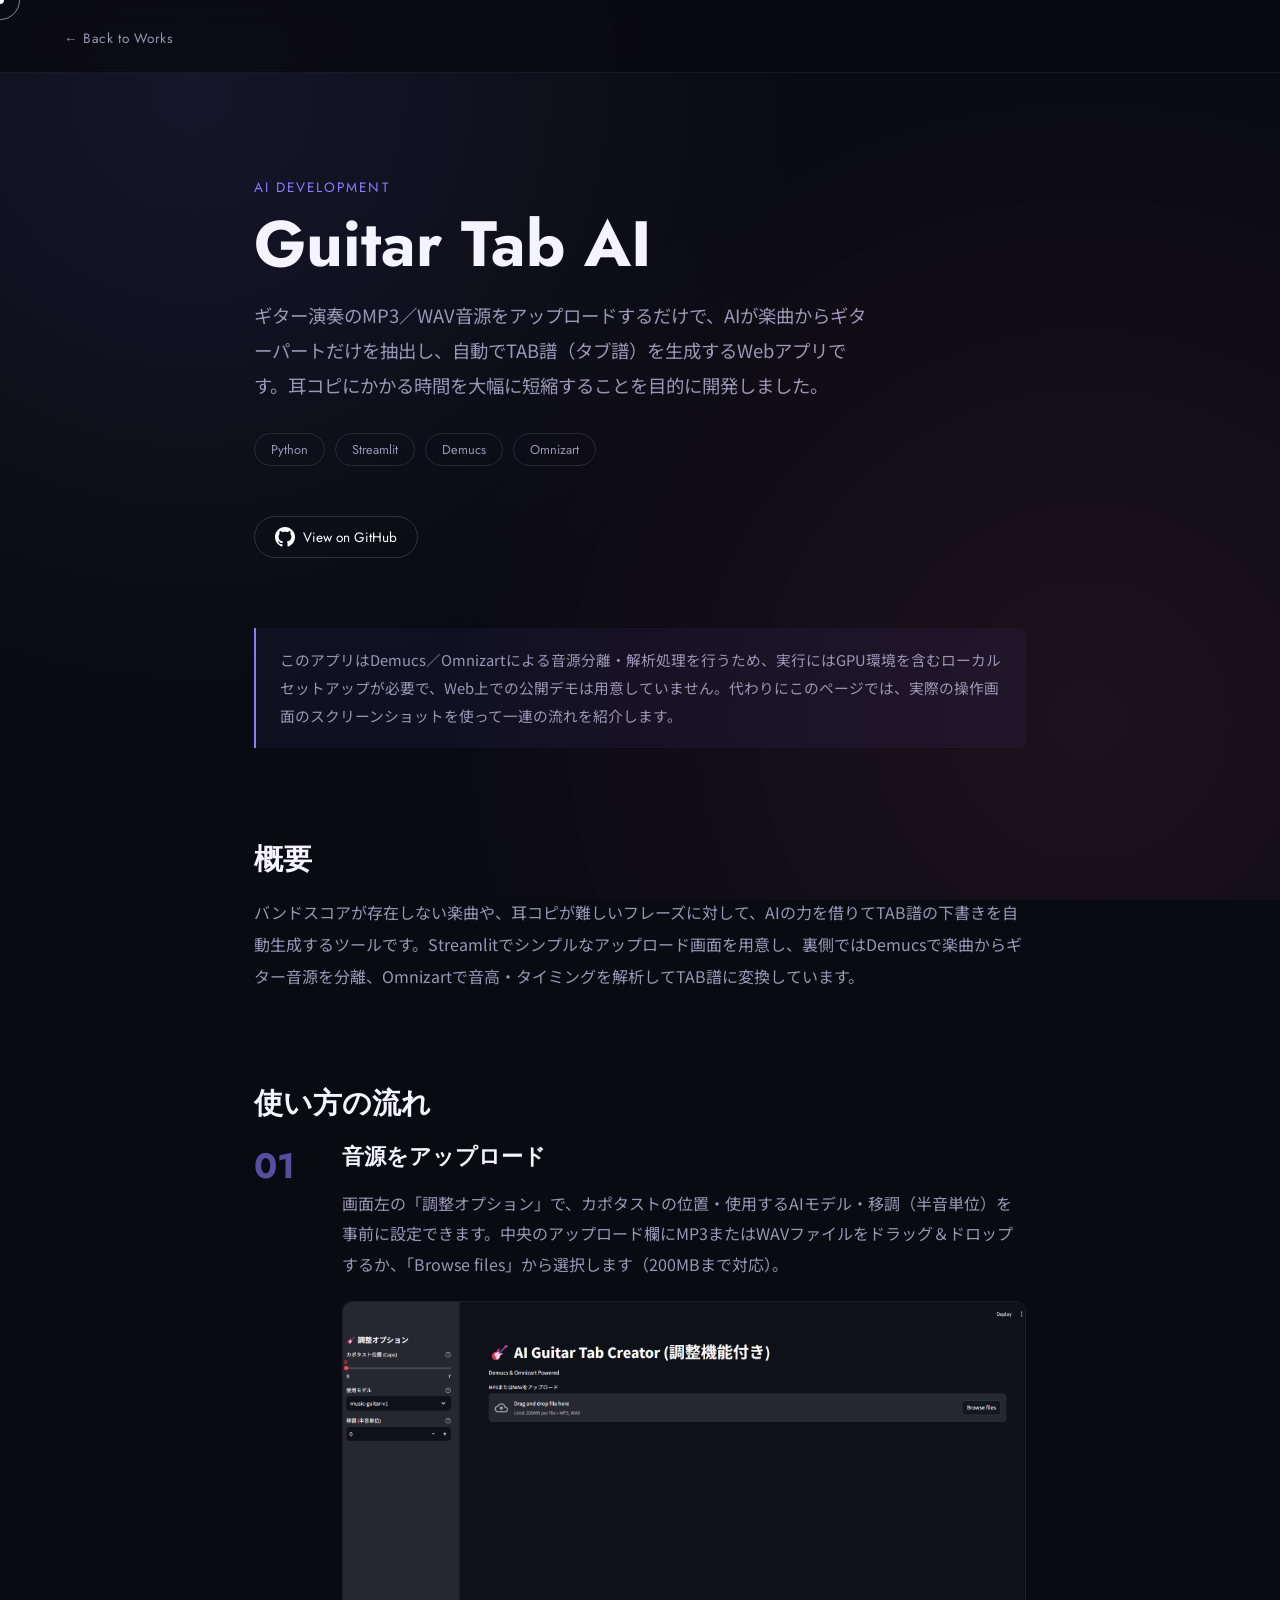
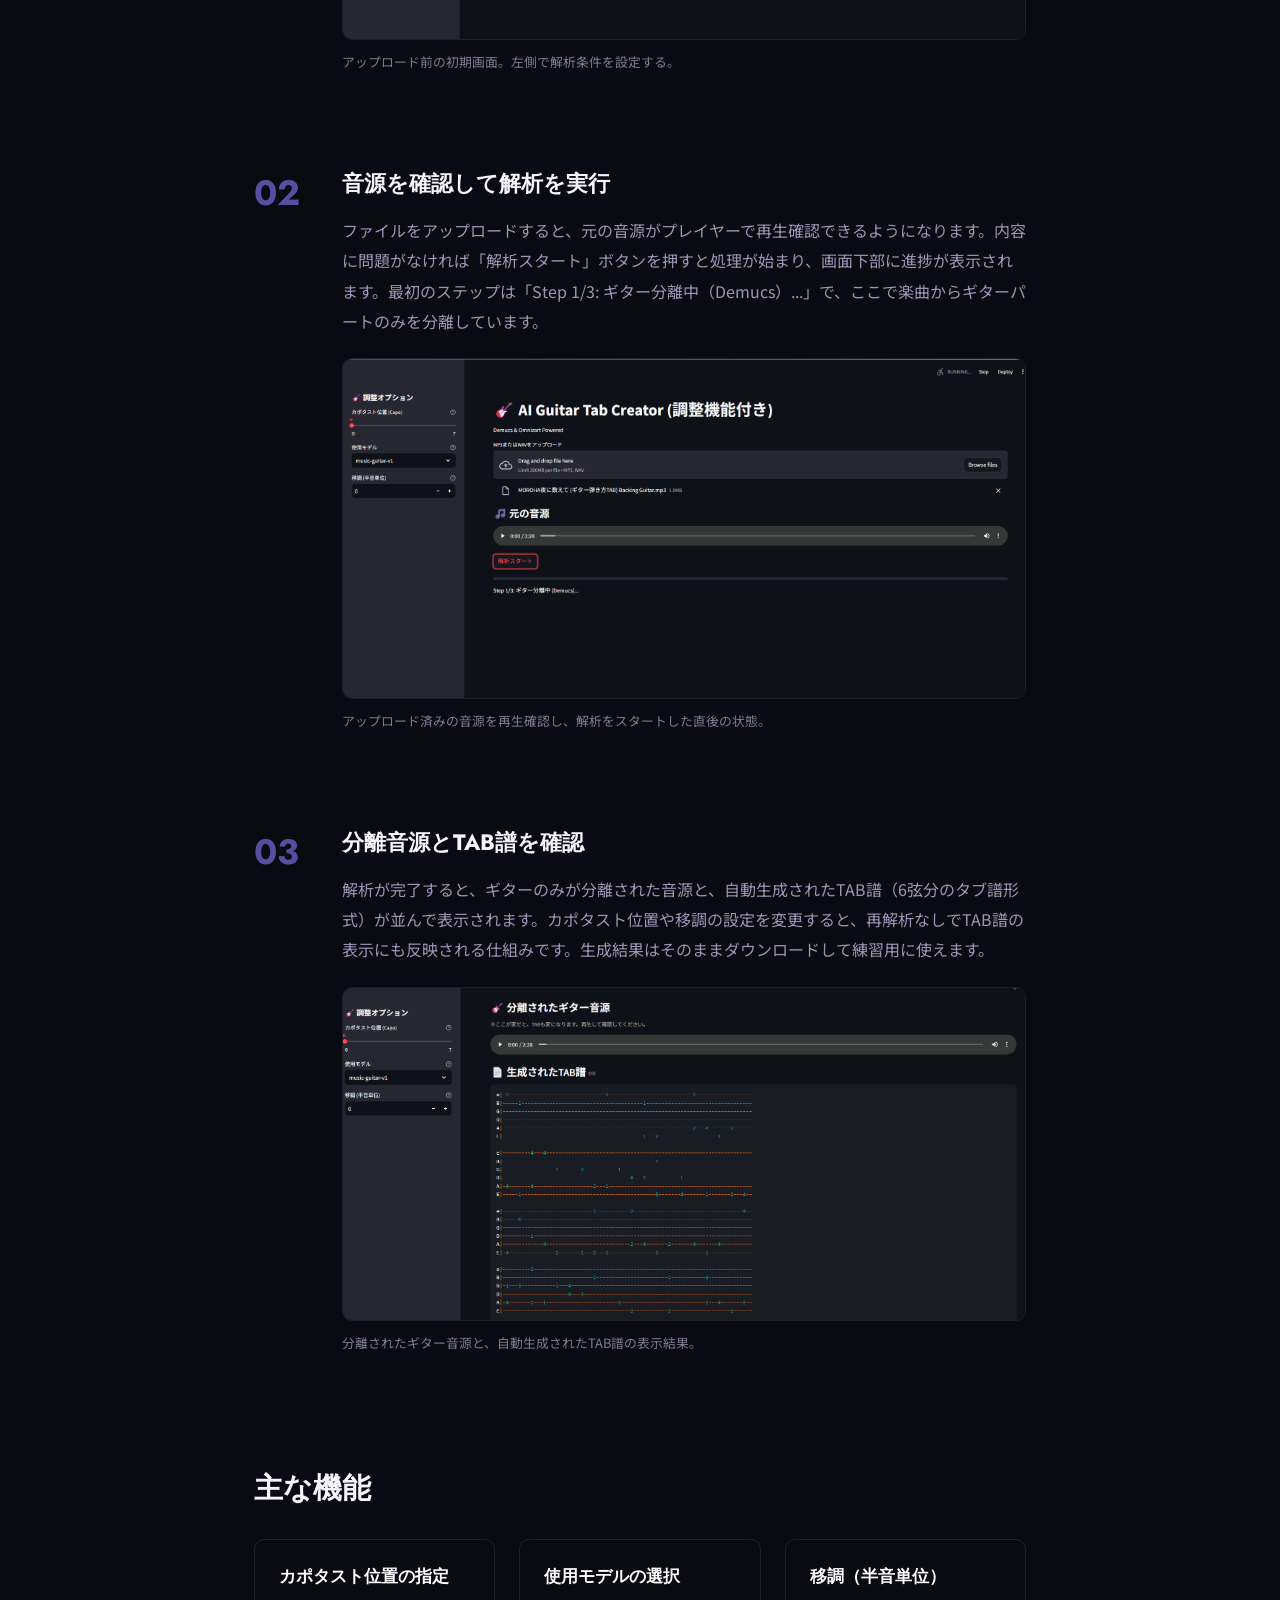
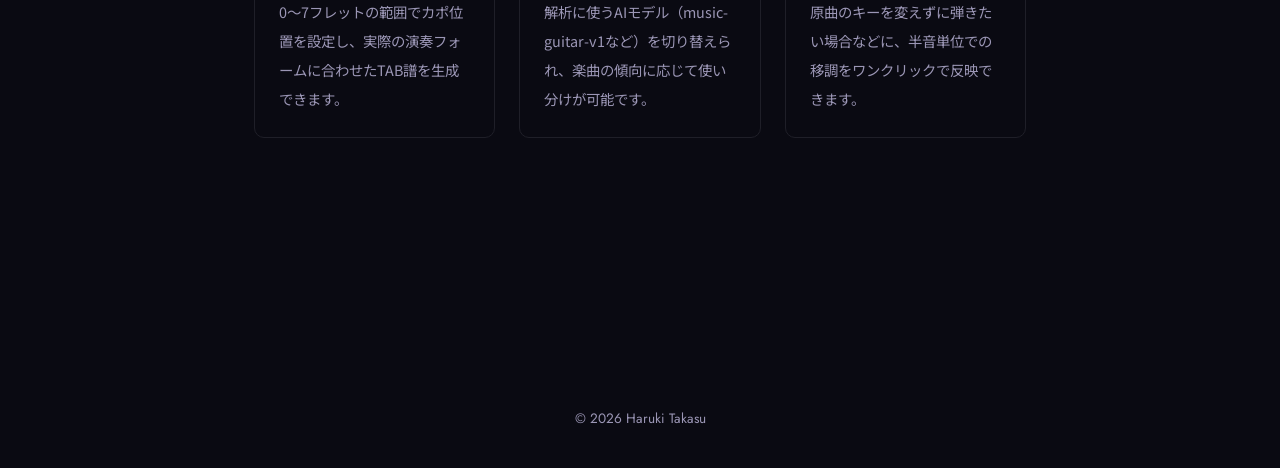
<file: works/guitar-tab-ai.html>
<!DOCTYPE html>
<html lang="ja">

<head>
    <meta charset="UTF-8">
    <meta name="viewport" content="width=device-width, initial-scale=1.0">
    <title>Guitar Tab AI | Haruki Takasu</title>
    <link rel="preconnect" href="https://fonts.googleapis.com">
    <link rel="preconnect" href="https://fonts.gstatic.com" crossorigin>
    <link
        href="https://fonts.googleapis.com/css2?family=Jost:wght@300;400;500;700&family=Noto+Sans+JP:wght@300;400;500;700&display=swap"
        rel="stylesheet">
    <link rel="stylesheet" href="../style.css">
</head>

<body>
    <div class="cursor-follower"></div>
    <div class="cursor-dot"></div>
    <nav class="detail-nav">
        <a href="../index.html#works" class="back-link">&larr; Back to Works</a>
    </nav>

    <main class="detail-main">
        <span class="detail-eyebrow">AI Development</span>
        <h1 class="detail-title">Guitar Tab AI</h1>
        <p class="detail-lede">
            ギター演奏のMP3／WAV音源をアップロードするだけで、AIが楽曲からギターパートだけを抽出し、自動でTAB譜（タブ譜）を生成するWebアプリです。耳コピにかかる時間を大幅に短縮することを目的に開発しました。
        </p>

        <div class="tag-row">
            <span class="tag-pill">Python</span>
            <span class="tag-pill">Streamlit</span>
            <span class="tag-pill">Demucs</span>
            <span class="tag-pill">Omnizart</span>
        </div>

        <div class="detail-cta-row">
            <a href="https://github.com/haruki0328/earcopyai-main" target="_blank" rel="noopener"
                class="modal-github-link" style="display:inline-flex;">
                <svg xmlns="http://www.w3.org/2000/svg" viewBox="0 0 24 24" fill="currentColor" width="20"
                    height="20">
                    <path
                        d="M12 0c-6.626 0-12 5.373-12 12 0 5.302 3.438 9.8 8.207 11.387.599.111.793-.261.793-.577v-2.234c-3.338.726-4.033-1.416-4.033-1.416-.546-1.387-1.333-1.756-1.333-1.756-1.089-.745.083-.729.083-.729 1.205.084 1.839 1.237 1.839 1.237 1.07 1.834 2.807 1.304 3.492.997.107-.775.418-1.305.762-1.604-2.665-.305-5.467-1.334-5.467-5.931 0-1.311.469-2.381 1.236-3.221-.124-.303-.535-1.524.117-3.176 0 0 1.008-.322 3.301 1.23.957-.266 1.983-.399 3.003-.404 1.02.005 2.047.138 3.006.404 2.291-1.552 3.297-1.23 3.297-1.23.653 1.653.242 2.874.118 3.176.77.84 1.235 1.911 1.235 3.221 0 4.609-2.807 5.624-5.479 5.921.43.372.823 1.102.823 2.222v3.293c0 .319.192.694.801.576 4.765-1.589 8.199-6.086 8.199-11.386 0-6.627-5.373-12-12-12z" />
                </svg>
                <span>View on GitHub</span>
            </a>
        </div>

        <p class="detail-note">
            このアプリはDemucs／Omnizartによる音源分離・解析処理を行うため、実行にはGPU環境を含むローカルセットアップが必要で、Web上での公開デモは用意していません。代わりにこのページでは、実際の操作画面のスクリーンショットを使って一連の流れを紹介します。
        </p>

        <section class="detail-section">
            <h2 class="detail-section-title">概要</h2>
            <p>
                バンドスコアが存在しない楽曲や、耳コピが難しいフレーズに対して、AIの力を借りてTAB譜の下書きを自動生成するツールです。Streamlitでシンプルなアップロード画面を用意し、裏側ではDemucsで楽曲からギター音源を分離、Omnizartで音高・タイミングを解析してTAB譜に変換しています。
            </p>
        </section>

        <section class="detail-section">
            <h2 class="detail-section-title">使い方の流れ</h2>

            <div class="step-block">
                <span class="step-number">01</span>
                <div class="step-body">
                    <h3>音源をアップロード</h3>
                    <p>
                        画面左の「調整オプション」で、カポタストの位置・使用するAIモデル・移調（半音単位）を事前に設定できます。中央のアップロード欄にMP3またはWAVファイルをドラッグ＆ドロップするか、「Browse files」から選択します（200MBまで対応）。
                    </p>
                    <div class="screenshot-frame">
                        <img src="img/guitar-tab-ai-01-upload.png" alt="音源アップロード前の初期画面。左にカポタスト位置・使用モデル・移調の設定パネル、中央にファイルアップロード欄が表示されている">
                    </div>
                    <p class="screenshot-caption">アップロード前の初期画面。左側で解析条件を設定する。</p>
                </div>
            </div>

            <div class="step-block">
                <span class="step-number">02</span>
                <div class="step-body">
                    <h3>音源を確認して解析を実行</h3>
                    <p>
                        ファイルをアップロードすると、元の音源がプレイヤーで再生確認できるようになります。内容に問題がなければ「解析スタート」ボタンを押すと処理が始まり、画面下部に進捗が表示されます。最初のステップは「Step 1/3: ギター分離中（Demucs）...」で、ここで楽曲からギターパートのみを分離しています。
                    </p>
                    <div class="screenshot-frame">
                        <img src="img/guitar-tab-ai-02-analyze.png" alt="音源アップロード後の画面。元の音源プレイヤーと解析スタートボタンが表示され、Step1/3としてDemucsによるギター分離処理が進行中">
                    </div>
                    <p class="screenshot-caption">アップロード済みの音源を再生確認し、解析をスタートした直後の状態。</p>
                </div>
            </div>

            <div class="step-block">
                <span class="step-number">03</span>
                <div class="step-body">
                    <h3>分離音源とTAB譜を確認</h3>
                    <p>
                        解析が完了すると、ギターのみが分離された音源と、自動生成されたTAB譜（6弦分のタブ譜形式）が並んで表示されます。カポタスト位置や移調の設定を変更すると、再解析なしでTAB譜の表示にも反映される仕組みです。生成結果はそのままダウンロードして練習用に使えます。
                    </p>
                    <div class="screenshot-frame">
                        <img src="img/guitar-tab-ai-03-result.png" alt="解析完了後の画面。分離されたギター音源のプレイヤーと、自動生成された6弦のTAB譜がテキスト形式で表示されている">
                    </div>
                    <p class="screenshot-caption">分離されたギター音源と、自動生成されたTAB譜の表示結果。</p>
                </div>
            </div>
        </section>

        <section class="detail-section">
            <h2 class="detail-section-title">主な機能</h2>
            <div class="feature-grid">
                <div class="feature-item">
                    <h4>カポタスト位置の指定</h4>
                    <p>0〜7フレットの範囲でカポ位置を設定し、実際の演奏フォームに合わせたTAB譜を生成できます。</p>
                </div>
                <div class="feature-item">
                    <h4>使用モデルの選択</h4>
                    <p>解析に使うAIモデル（music-guitar-v1など）を切り替えられ、楽曲の傾向に応じて使い分けが可能です。</p>
                </div>
                <div class="feature-item">
                    <h4>移調（半音単位）</h4>
                    <p>原曲のキーを変えずに弾きたい場合などに、半音単位での移調をワンクリックで反映できます。</p>
                </div>
            </div>
        </section>
    </main>

    <footer id="footer">
        <div class="footer-inner"><span class="copyright">&copy; 2026 Haruki Takasu</span></div>
    </footer>
    <script src="https://cdnjs.cloudflare.com/ajax/libs/gsap/3.12.5/gsap.min.js"></script>
    <script>
        const cursorDot = document.querySelector(".cursor-dot");
        const cursorFollower = document.querySelector(".cursor-follower");
        document.addEventListener("mousemove", (e) => {
            gsap.to(cursorDot, { x: e.clientX, y: e.clientY, duration: 0 });
            gsap.to(cursorFollower, { x: e.clientX, y: e.clientY, duration: 0.15 });
        });
        document.querySelectorAll("a, button").forEach(el => {
            el.addEventListener("mouseenter", () => document.body.classList.add("hovering"));
            el.addEventListener("mouseleave", () => document.body.classList.remove("hovering"));
        });
    </script>
</body>

</html>
</file>
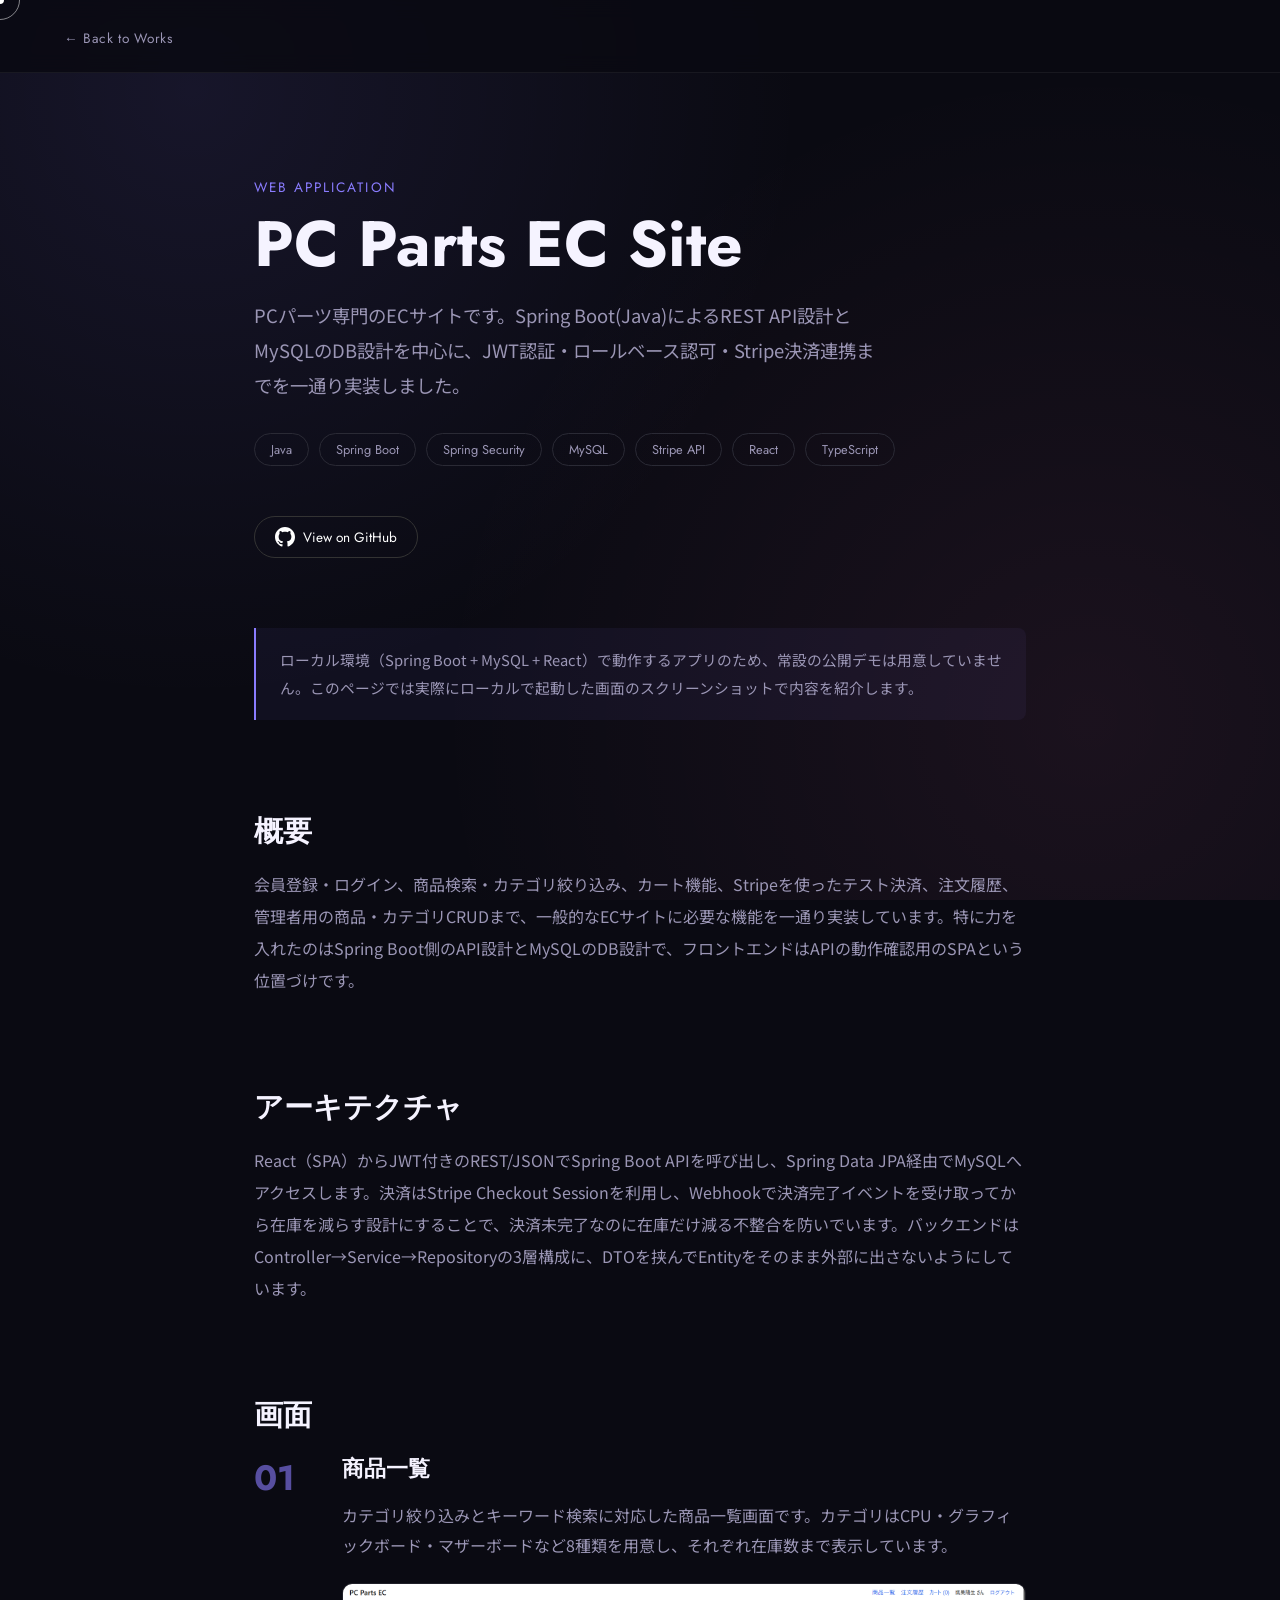
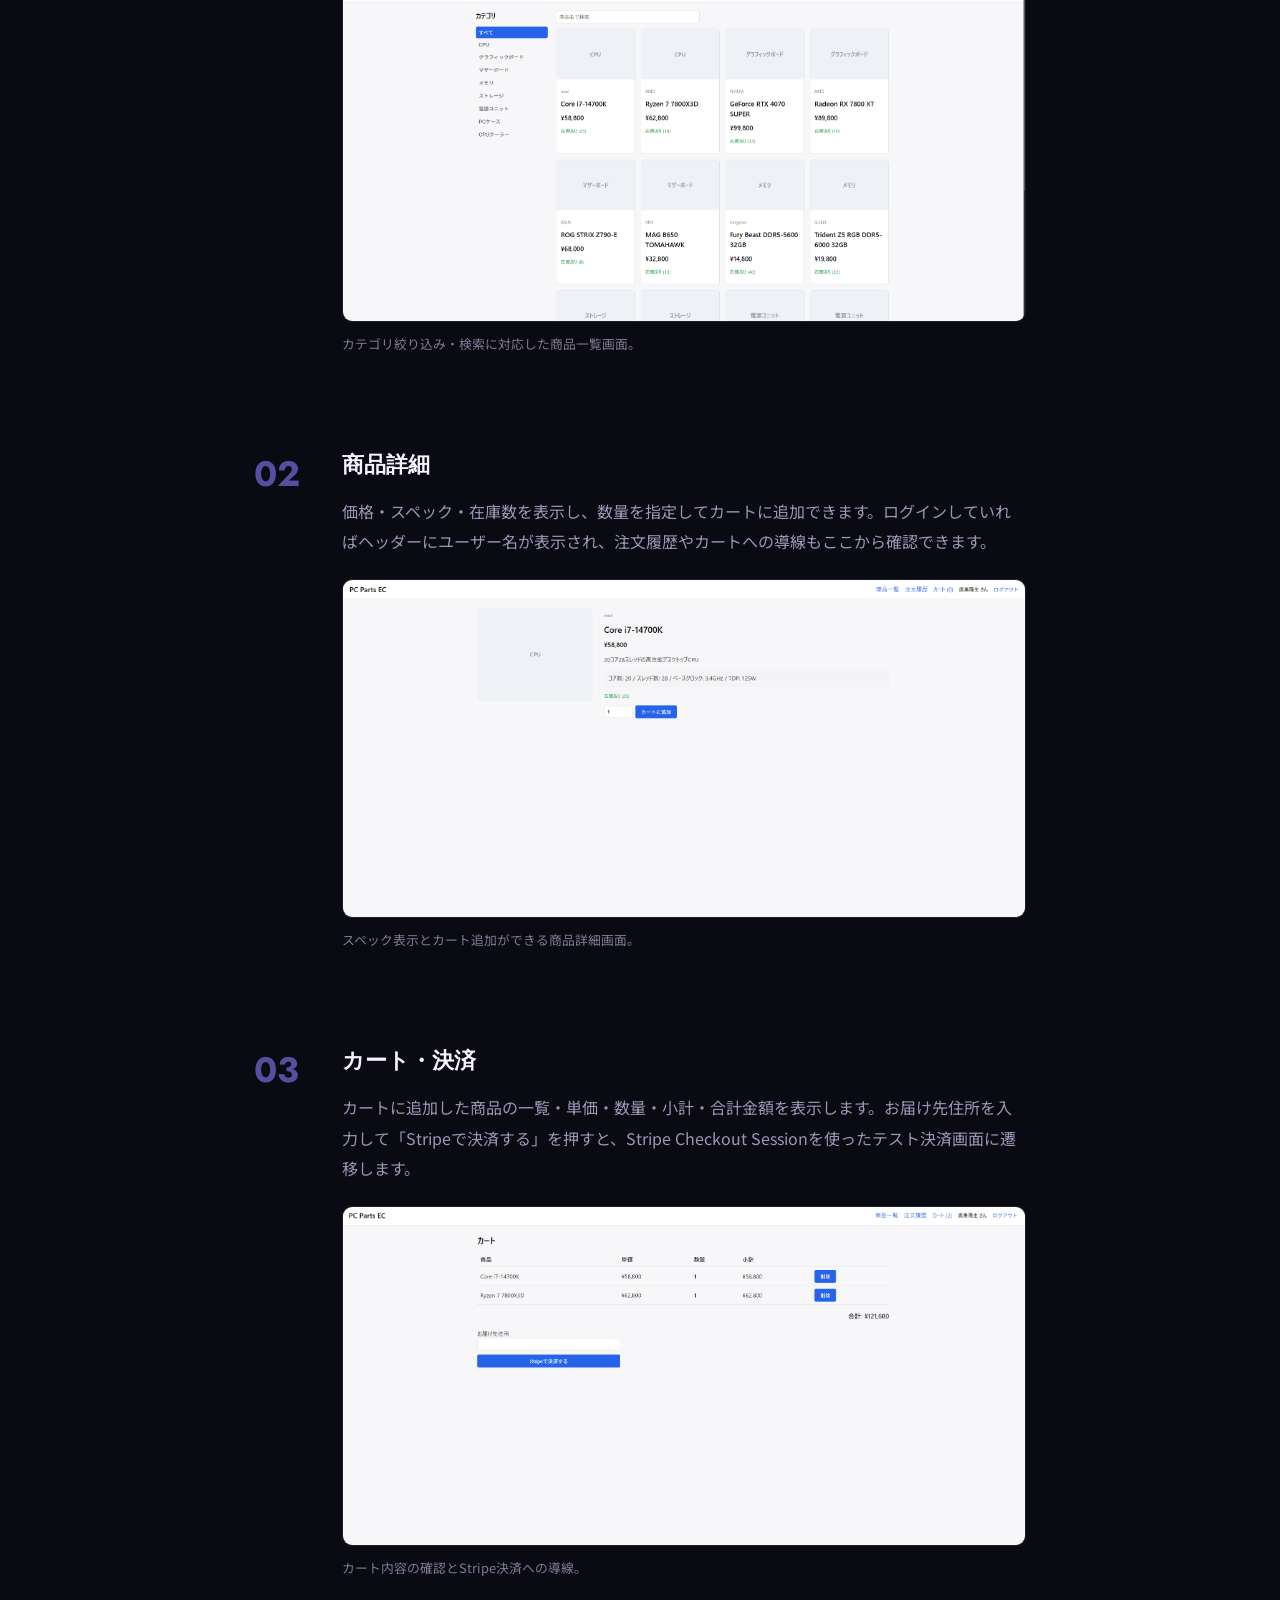
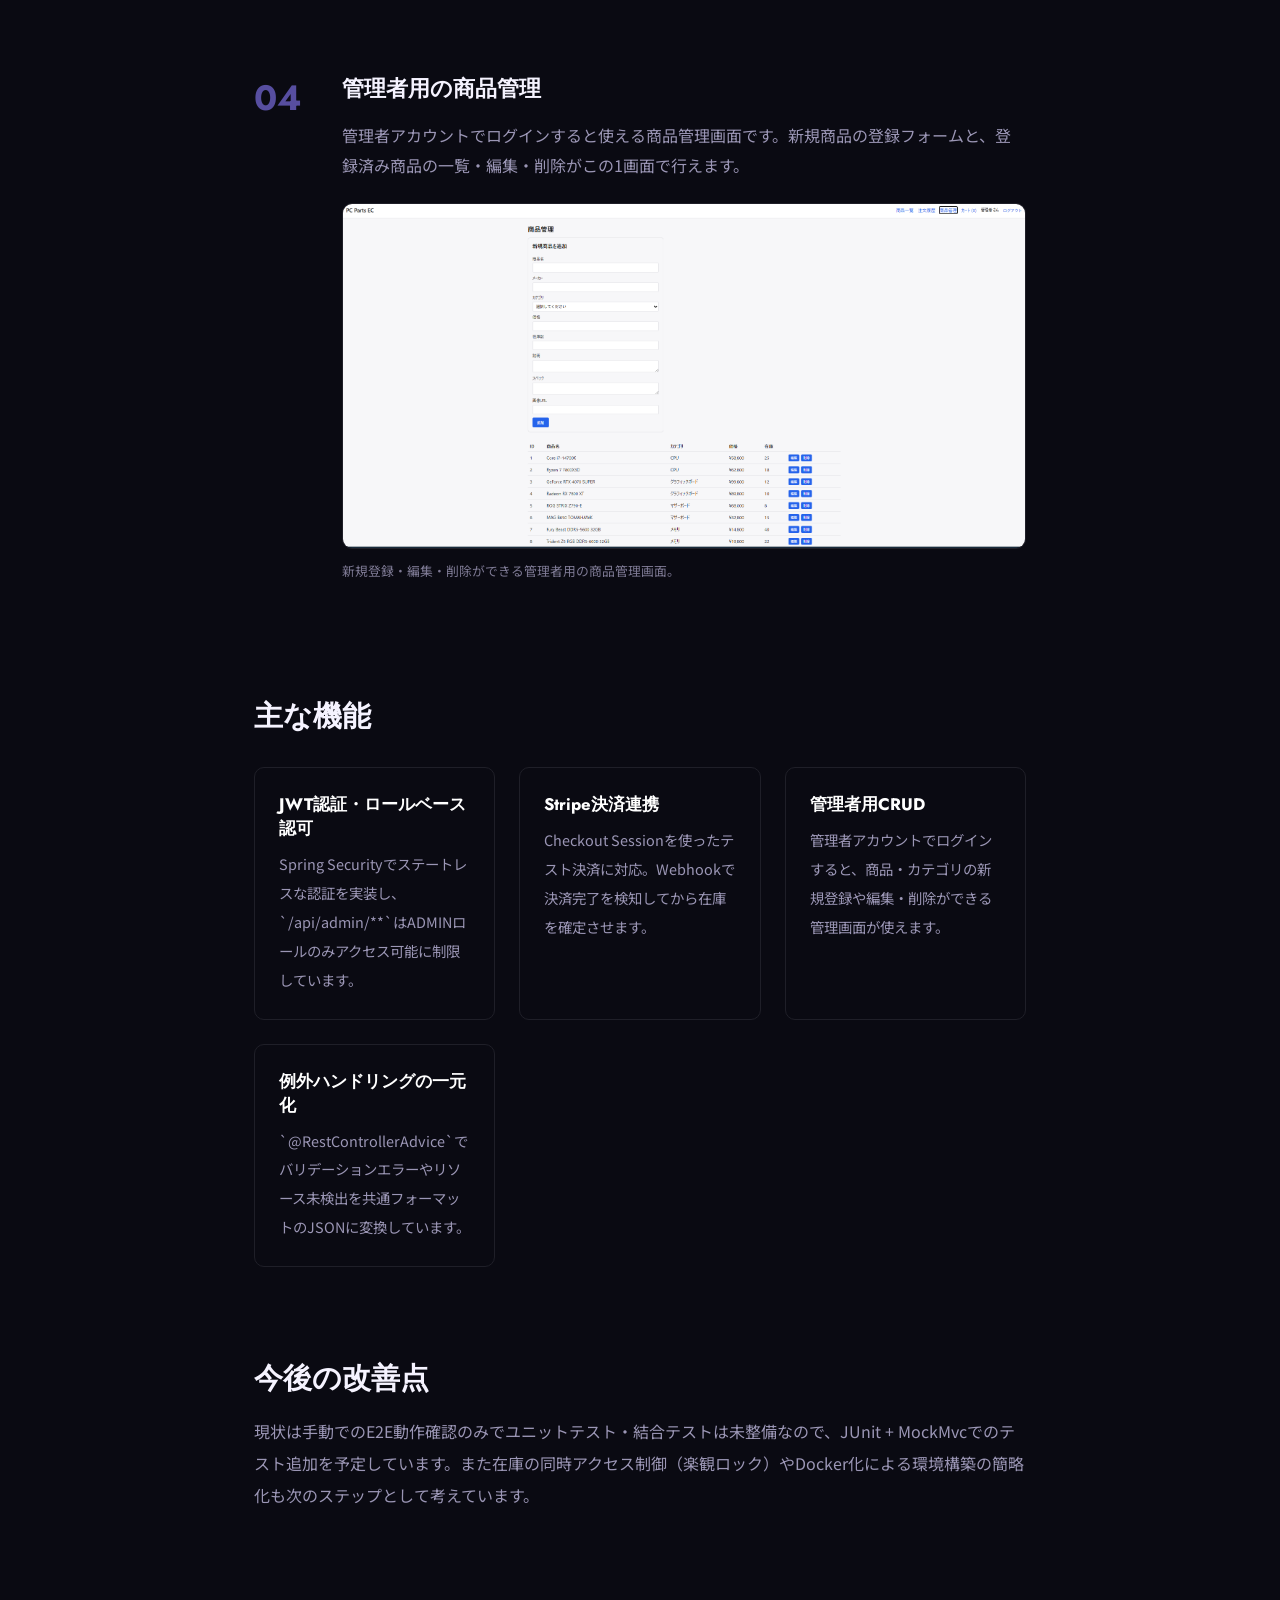
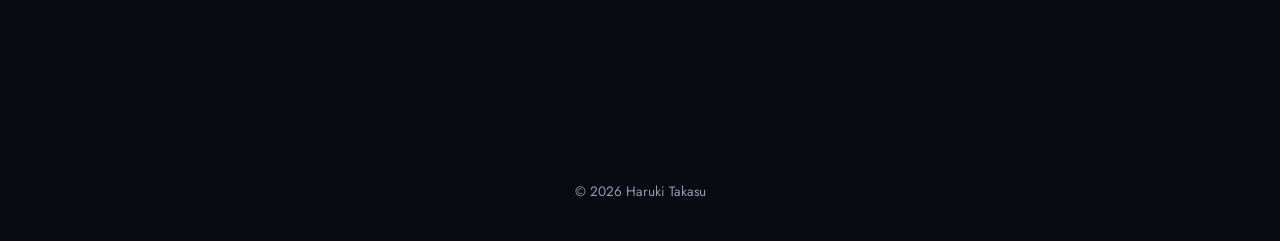
<file: works/pc-parts-ec.html>
<!DOCTYPE html>
<html lang="ja">

<head>
    <meta charset="UTF-8">
    <meta name="viewport" content="width=device-width, initial-scale=1.0">
    <title>PC Parts EC Site | Haruki Takasu</title>
    <link rel="preconnect" href="https://fonts.googleapis.com">
    <link rel="preconnect" href="https://fonts.gstatic.com" crossorigin>
    <link
        href="https://fonts.googleapis.com/css2?family=Jost:wght@300;400;500;700&family=Noto+Sans+JP:wght@300;400;500;700&display=swap"
        rel="stylesheet">
    <link rel="stylesheet" href="../style.css">
</head>

<body>
    <div class="cursor-follower"></div>
    <div class="cursor-dot"></div>
    <nav class="detail-nav">
        <a href="../index.html#works" class="back-link">&larr; Back to Works</a>
    </nav>

    <main class="detail-main">
        <span class="detail-eyebrow">Web Application</span>
        <h1 class="detail-title">PC Parts EC Site</h1>
        <p class="detail-lede">
            PCパーツ専門のECサイトです。Spring Boot(Java)によるREST API設計とMySQLのDB設計を中心に、JWT認証・ロールベース認可・Stripe決済連携までを一通り実装しました。
        </p>

        <div class="tag-row">
            <span class="tag-pill">Java</span>
            <span class="tag-pill">Spring Boot</span>
            <span class="tag-pill">Spring Security</span>
            <span class="tag-pill">MySQL</span>
            <span class="tag-pill">Stripe API</span>
            <span class="tag-pill">React</span>
            <span class="tag-pill">TypeScript</span>
        </div>

        <div class="detail-cta-row">
            <a href="https://github.com/haruki0328/PCEC" target="_blank" rel="noopener"
                class="modal-github-link" style="display:inline-flex;">
                <svg xmlns="http://www.w3.org/2000/svg" viewBox="0 0 24 24" fill="currentColor" width="20"
                    height="20">
                    <path
                        d="M12 0c-6.626 0-12 5.373-12 12 0 5.302 3.438 9.8 8.207 11.387.599.111.793-.261.793-.577v-2.234c-3.338.726-4.033-1.416-4.033-1.416-.546-1.387-1.333-1.756-1.333-1.756-1.089-.745.083-.729.083-.729 1.205.084 1.839 1.237 1.839 1.237 1.07 1.834 2.807 1.304 3.492.997.107-.775.418-1.305.762-1.604-2.665-.305-5.467-1.334-5.467-5.931 0-1.311.469-2.381 1.236-3.221-.124-.303-.535-1.524.117-3.176 0 0 1.008-.322 3.301 1.23.957-.266 1.983-.399 3.003-.404 1.02.005 2.047.138 3.006.404 2.291-1.552 3.297-1.23 3.297-1.23.653 1.653.242 2.874.118 3.176.77.84 1.235 1.911 1.235 3.221 0 4.609-2.807 5.624-5.479 5.921.43.372.823 1.102.823 2.222v3.293c0 .319.192.694.801.576 4.765-1.589 8.199-6.086 8.199-11.386 0-6.627-5.373-12-12-12z" />
                </svg>
                <span>View on GitHub</span>
            </a>
        </div>

        <p class="detail-note">
            ローカル環境（Spring Boot + MySQL + React）で動作するアプリのため、常設の公開デモは用意していません。このページでは実際にローカルで起動した画面のスクリーンショットで内容を紹介します。
        </p>

        <section class="detail-section">
            <h2 class="detail-section-title">概要</h2>
            <p>
                会員登録・ログイン、商品検索・カテゴリ絞り込み、カート機能、Stripeを使ったテスト決済、注文履歴、管理者用の商品・カテゴリCRUDまで、一般的なECサイトに必要な機能を一通り実装しています。特に力を入れたのはSpring Boot側のAPI設計とMySQLのDB設計で、フロントエンドはAPIの動作確認用のSPAという位置づけです。
            </p>
        </section>

        <section class="detail-section">
            <h2 class="detail-section-title">アーキテクチャ</h2>
            <p>
                React（SPA）からJWT付きのREST/JSONでSpring Boot APIを呼び出し、Spring Data JPA経由でMySQLへアクセスします。決済はStripe Checkout Sessionを利用し、Webhookで決済完了イベントを受け取ってから在庫を減らす設計にすることで、決済未完了なのに在庫だけ減る不整合を防いでいます。バックエンドはController→Service→Repositoryの3層構成に、DTOを挟んでEntityをそのまま外部に出さないようにしています。
            </p>
        </section>

        <section class="detail-section">
            <h2 class="detail-section-title">画面</h2>

            <div class="step-block">
                <span class="step-number">01</span>
                <div class="step-body">
                    <h3>商品一覧</h3>
                    <p>
                        カテゴリ絞り込みとキーワード検索に対応した商品一覧画面です。カテゴリはCPU・グラフィックボード・マザーボードなど8種類を用意し、それぞれ在庫数まで表示しています。
                    </p>
                    <div class="screenshot-frame">
                        <img src="img/pc-parts-ec-01-list.png" alt="PCパーツECサイトの商品一覧画面。左側にカテゴリ一覧、右側に商品カードがグリッド表示されている">
                    </div>
                    <p class="screenshot-caption">カテゴリ絞り込み・検索に対応した商品一覧画面。</p>
                </div>
            </div>

            <div class="step-block">
                <span class="step-number">02</span>
                <div class="step-body">
                    <h3>商品詳細</h3>
                    <p>
                        価格・スペック・在庫数を表示し、数量を指定してカートに追加できます。ログインしていればヘッダーにユーザー名が表示され、注文履歴やカートへの導線もここから確認できます。
                    </p>
                    <div class="screenshot-frame">
                        <img src="img/pc-parts-ec-02-detail.png" alt="商品詳細画面。CPUのスペックと価格、在庫数、カートに追加する数量入力欄とボタンが表示されている">
                    </div>
                    <p class="screenshot-caption">スペック表示とカート追加ができる商品詳細画面。</p>
                </div>
            </div>

            <div class="step-block">
                <span class="step-number">03</span>
                <div class="step-body">
                    <h3>カート・決済</h3>
                    <p>
                        カートに追加した商品の一覧・単価・数量・小計・合計金額を表示します。お届け先住所を入力して「Stripeで決済する」を押すと、Stripe Checkout Sessionを使ったテスト決済画面に遷移します。
                    </p>
                    <div class="screenshot-frame">
                        <img src="img/pc-parts-ec-03-cart.png" alt="カート画面。Core i7-14700KとRyzen 7 7800X3Dの2点が入っており、合計金額とお届け先住所の入力欄、Stripeで決済するボタンが表示されている">
                    </div>
                    <p class="screenshot-caption">カート内容の確認とStripe決済への導線。</p>
                </div>
            </div>

            <div class="step-block">
                <span class="step-number">04</span>
                <div class="step-body">
                    <h3>管理者用の商品管理</h3>
                    <p>
                        管理者アカウントでログインすると使える商品管理画面です。新規商品の登録フォームと、登録済み商品の一覧・編集・削除がこの1画面で行えます。
                    </p>
                    <div class="screenshot-frame">
                        <img src="img/pc-parts-ec-04-admin.png" alt="管理者用の商品管理画面。新規商品登録フォームと、ID・商品名・カテゴリ・価格・在庫を表示した商品一覧テーブル、編集・削除ボタンが並んでいる">
                    </div>
                    <p class="screenshot-caption">新規登録・編集・削除ができる管理者用の商品管理画面。</p>
                </div>
            </div>
        </section>

        <section class="detail-section">
            <h2 class="detail-section-title">主な機能</h2>
            <div class="feature-grid">
                <div class="feature-item">
                    <h4>JWT認証・ロールベース認可</h4>
                    <p>Spring Securityでステートレスな認証を実装し、`/api/admin/**`はADMINロールのみアクセス可能に制限しています。</p>
                </div>
                <div class="feature-item">
                    <h4>Stripe決済連携</h4>
                    <p>Checkout Sessionを使ったテスト決済に対応。Webhookで決済完了を検知してから在庫を確定させます。</p>
                </div>
                <div class="feature-item">
                    <h4>管理者用CRUD</h4>
                    <p>管理者アカウントでログインすると、商品・カテゴリの新規登録や編集・削除ができる管理画面が使えます。</p>
                </div>
                <div class="feature-item">
                    <h4>例外ハンドリングの一元化</h4>
                    <p>`@RestControllerAdvice`でバリデーションエラーやリソース未検出を共通フォーマットのJSONに変換しています。</p>
                </div>
            </div>
        </section>

        <section class="detail-section">
            <h2 class="detail-section-title">今後の改善点</h2>
            <p>
                現状は手動でのE2E動作確認のみでユニットテスト・結合テストは未整備なので、JUnit + MockMvcでのテスト追加を予定しています。また在庫の同時アクセス制御（楽観ロック）やDocker化による環境構築の簡略化も次のステップとして考えています。
            </p>
        </section>
    </main>

    <footer id="footer">
        <div class="footer-inner"><span class="copyright">&copy; 2026 Haruki Takasu</span></div>
    </footer>
    <script src="https://cdnjs.cloudflare.com/ajax/libs/gsap/3.12.5/gsap.min.js"></script>
    <script>
        const cursorDot = document.querySelector(".cursor-dot");
        const cursorFollower = document.querySelector(".cursor-follower");
        document.addEventListener("mousemove", (e) => {
            gsap.to(cursorDot, { x: e.clientX, y: e.clientY, duration: 0 });
            gsap.to(cursorFollower, { x: e.clientX, y: e.clientY, duration: 0.15 });
        });
        document.querySelectorAll("a, button").forEach(el => {
            el.addEventListener("mouseenter", () => document.body.classList.add("hovering"));
            el.addEventListener("mouseleave", () => document.body.classList.remove("hovering"));
        });
    </script>
</body>

</html>
</file>
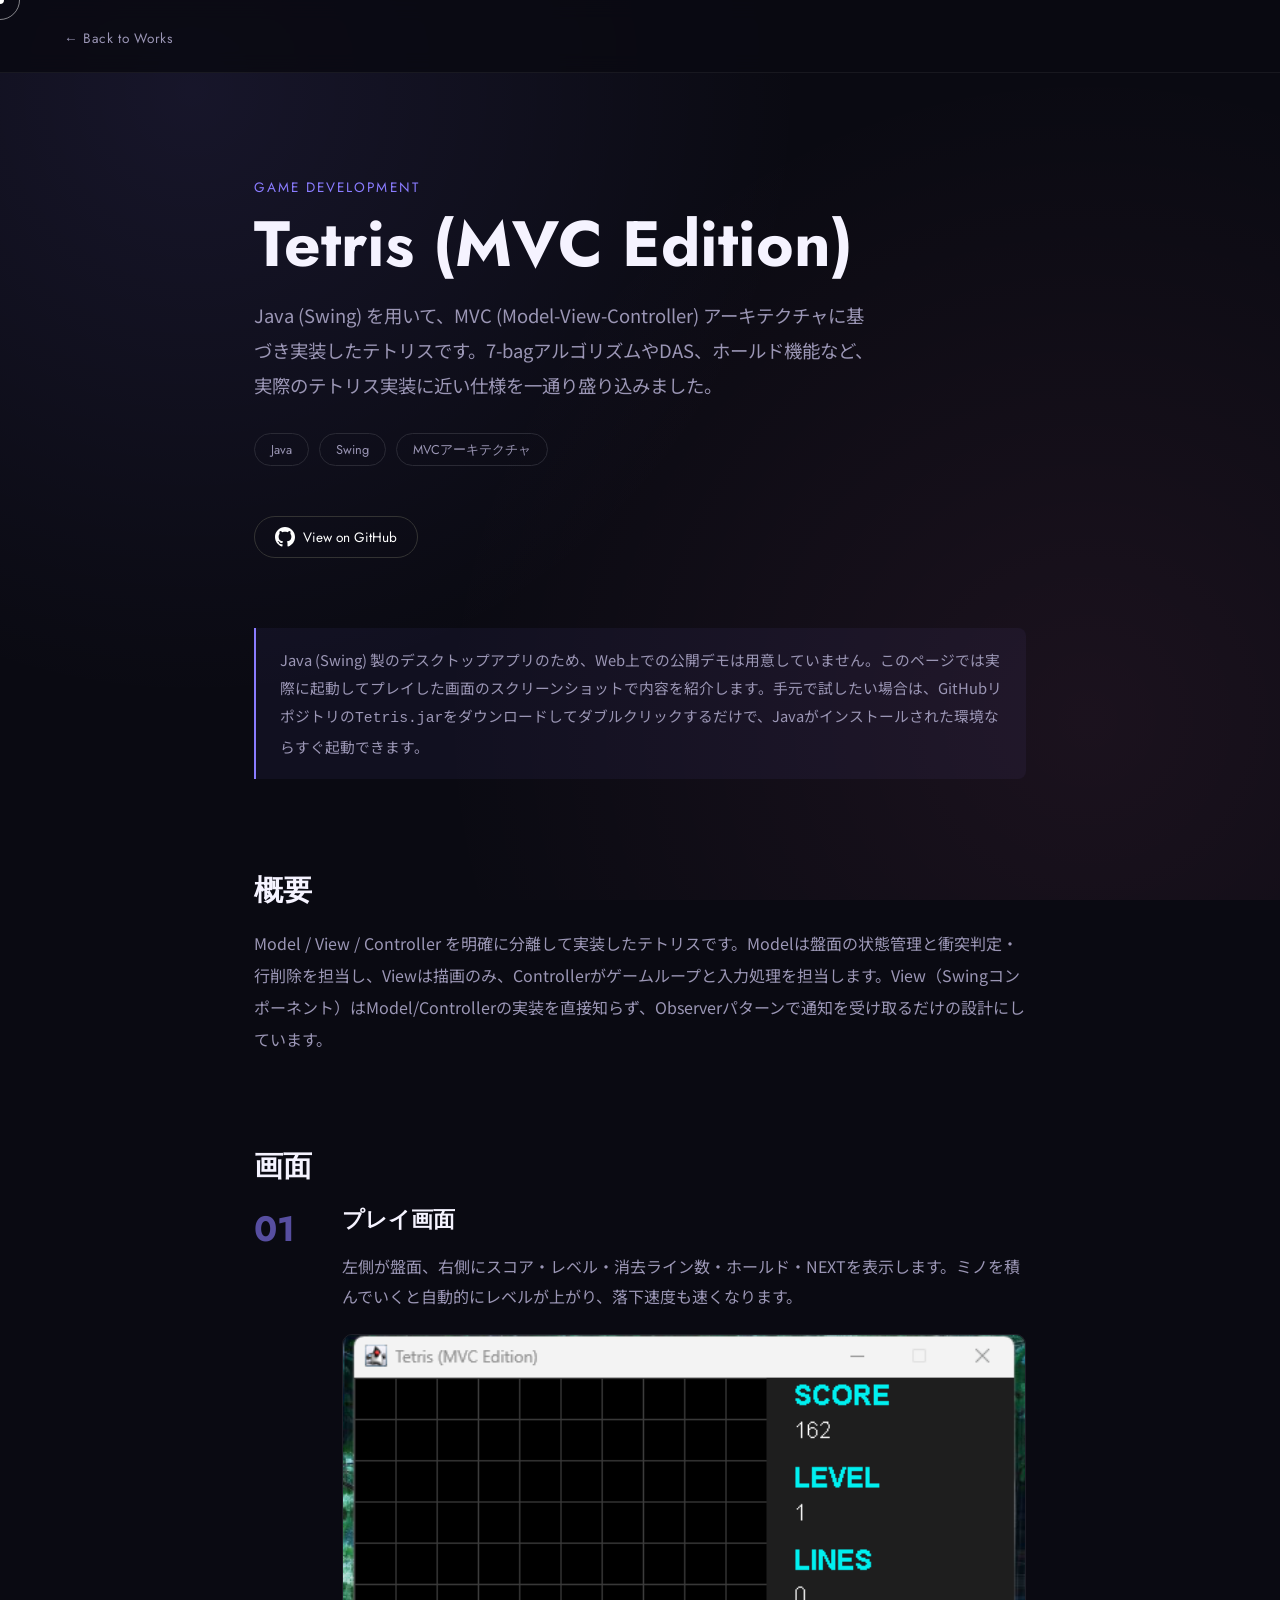
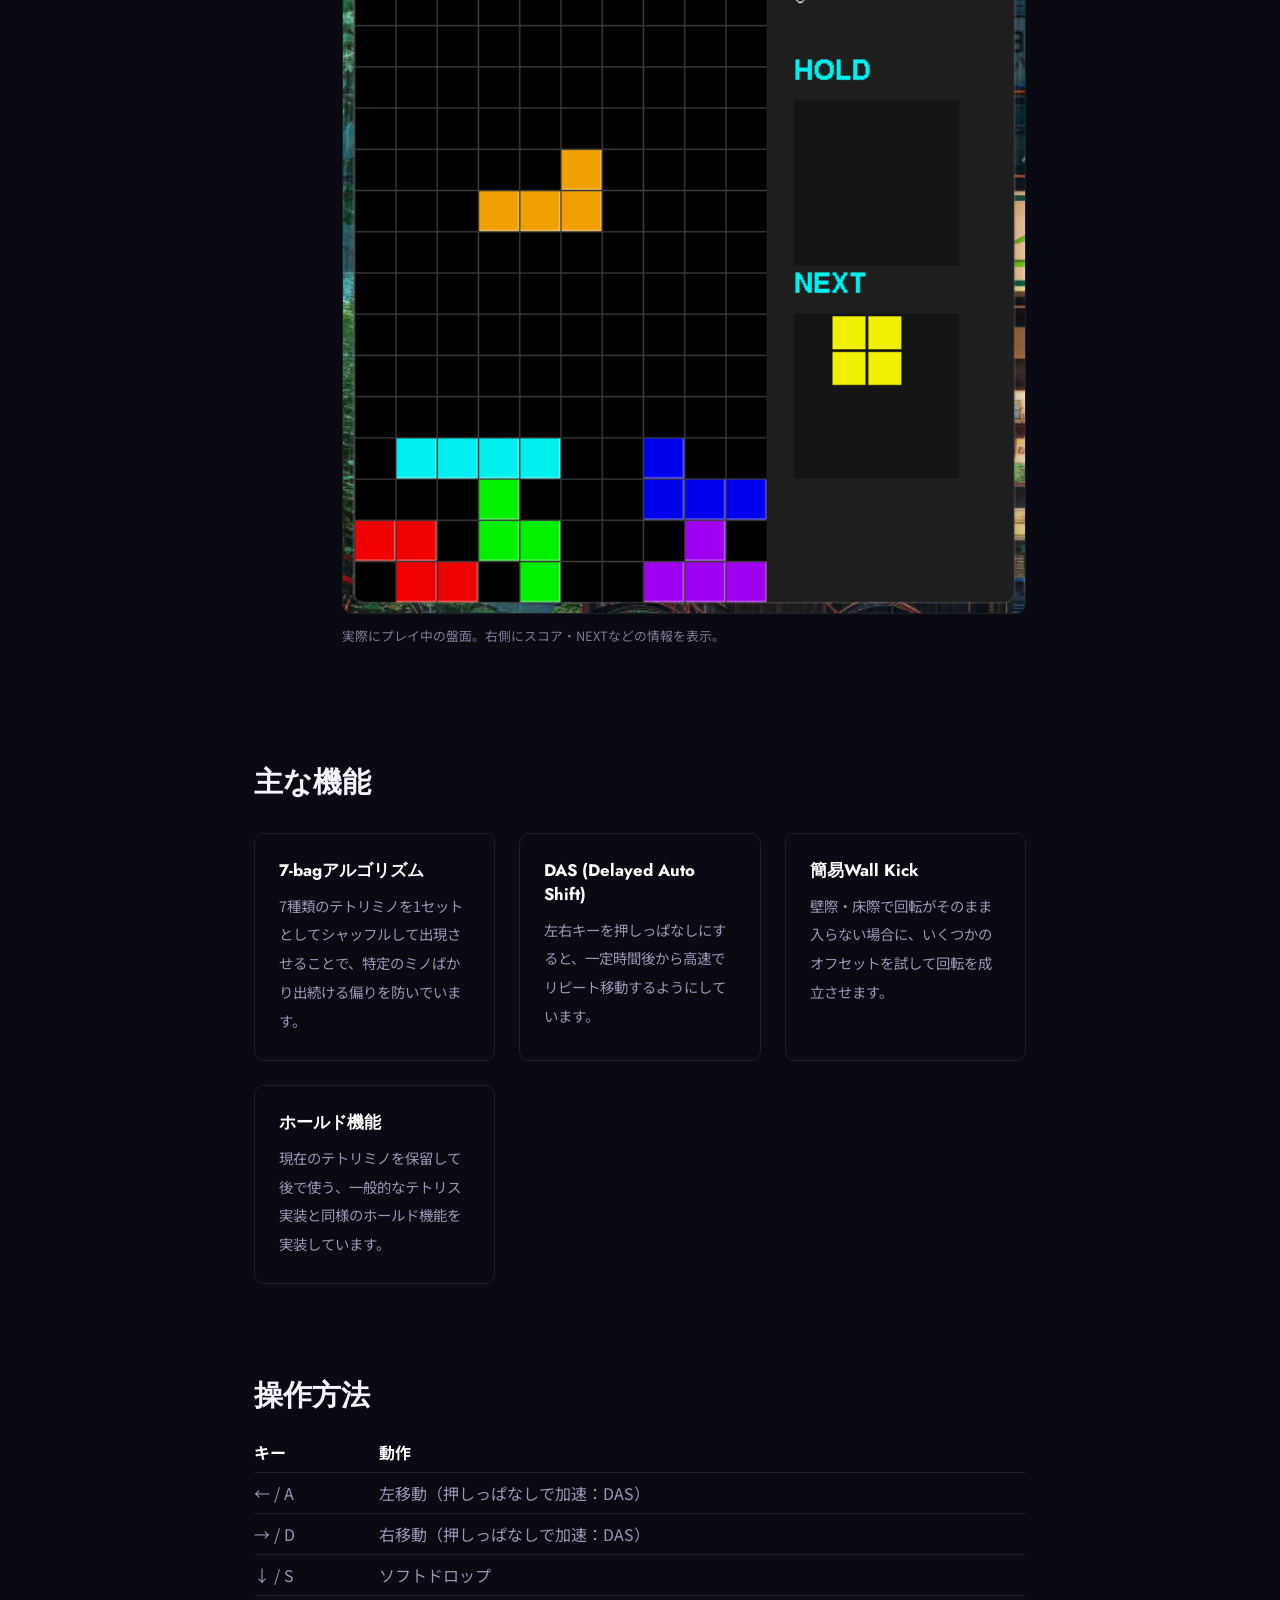
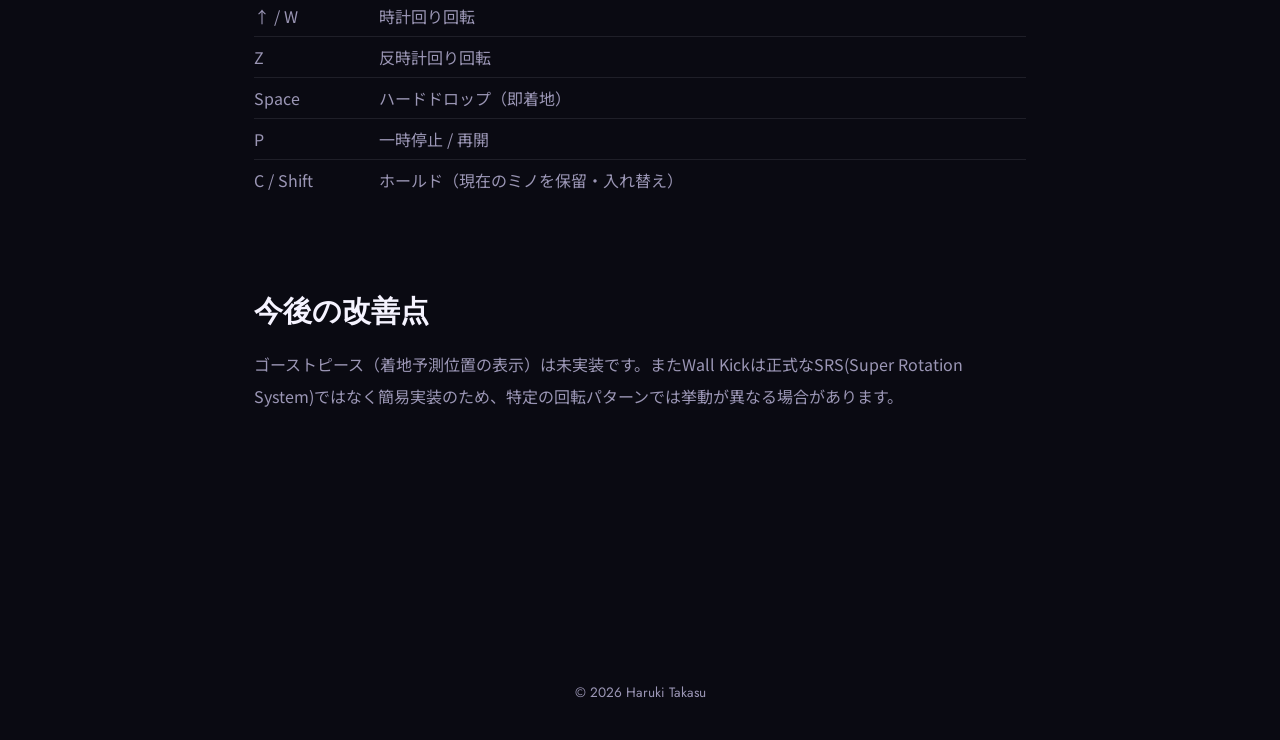
<file: works/tetris.html>
<!DOCTYPE html>
<html lang="ja">

<head>
    <meta charset="UTF-8">
    <meta name="viewport" content="width=device-width, initial-scale=1.0">
    <title>Tetris (MVC Edition) | Haruki Takasu</title>
    <link rel="preconnect" href="https://fonts.googleapis.com">
    <link rel="preconnect" href="https://fonts.gstatic.com" crossorigin>
    <link
        href="https://fonts.googleapis.com/css2?family=Jost:wght@300;400;500;700&family=Noto+Sans+JP:wght@300;400;500;700&display=swap"
        rel="stylesheet">
    <link rel="stylesheet" href="../style.css">
</head>

<body>
    <div class="cursor-follower"></div>
    <div class="cursor-dot"></div>
    <nav class="detail-nav">
        <a href="../index.html#works" class="back-link">&larr; Back to Works</a>
    </nav>

    <main class="detail-main">
        <span class="detail-eyebrow">Game Development</span>
        <h1 class="detail-title">Tetris (MVC Edition)</h1>
        <p class="detail-lede">
            Java (Swing) を用いて、MVC (Model-View-Controller) アーキテクチャに基づき実装したテトリスです。7-bagアルゴリズムやDAS、ホールド機能など、実際のテトリス実装に近い仕様を一通り盛り込みました。
        </p>

        <div class="tag-row">
            <span class="tag-pill">Java</span>
            <span class="tag-pill">Swing</span>
            <span class="tag-pill">MVCアーキテクチャ</span>
        </div>

        <div class="detail-cta-row">
            <a href="https://github.com/haruki0328/Tetris" target="_blank" rel="noopener"
                class="modal-github-link" style="display:inline-flex;">
                <svg xmlns="http://www.w3.org/2000/svg" viewBox="0 0 24 24" fill="currentColor" width="20"
                    height="20">
                    <path
                        d="M12 0c-6.626 0-12 5.373-12 12 0 5.302 3.438 9.8 8.207 11.387.599.111.793-.261.793-.577v-2.234c-3.338.726-4.033-1.416-4.033-1.416-.546-1.387-1.333-1.756-1.333-1.756-1.089-.745.083-.729.083-.729 1.205.084 1.839 1.237 1.839 1.237 1.07 1.834 2.807 1.304 3.492.997.107-.775.418-1.305.762-1.604-2.665-.305-5.467-1.334-5.467-5.931 0-1.311.469-2.381 1.236-3.221-.124-.303-.535-1.524.117-3.176 0 0 1.008-.322 3.301 1.23.957-.266 1.983-.399 3.003-.404 1.02.005 2.047.138 3.006.404 2.291-1.552 3.297-1.23 3.297-1.23.653 1.653.242 2.874.118 3.176.77.84 1.235 1.911 1.235 3.221 0 4.609-2.807 5.624-5.479 5.921.43.372.823 1.102.823 2.222v3.293c0 .319.192.694.801.576 4.765-1.589 8.199-6.086 8.199-11.386 0-6.627-5.373-12-12-12z" />
                </svg>
                <span>View on GitHub</span>
            </a>
        </div>

        <p class="detail-note">
            Java (Swing) 製のデスクトップアプリのため、Web上での公開デモは用意していません。このページでは実際に起動してプレイした画面のスクリーンショットで内容を紹介します。手元で試したい場合は、GitHubリポジトリの<code>Tetris.jar</code>をダウンロードしてダブルクリックするだけで、Javaがインストールされた環境ならすぐ起動できます。
        </p>

        <section class="detail-section">
            <h2 class="detail-section-title">概要</h2>
            <p>
                Model / View / Controller を明確に分離して実装したテトリスです。Modelは盤面の状態管理と衝突判定・行削除を担当し、Viewは描画のみ、Controllerがゲームループと入力処理を担当します。View（Swingコンポーネント）はModel/Controllerの実装を直接知らず、Observerパターンで通知を受け取るだけの設計にしています。
            </p>
        </section>

        <section class="detail-section">
            <h2 class="detail-section-title">画面</h2>
            <div class="step-block">
                <span class="step-number">01</span>
                <div class="step-body">
                    <h3>プレイ画面</h3>
                    <p>
                        左側が盤面、右側にスコア・レベル・消去ライン数・ホールド・NEXTを表示します。ミノを積んでいくと自動的にレベルが上がり、落下速度も速くなります。
                    </p>
                    <div class="screenshot-frame">
                        <img src="img/tetris-01-play.png" alt="Tetrisのプレイ画面。左側に色とりどりのテトリミノが積み上がった盤面、右側にスコア・レベル・ライン数・ホールド・NEXTの表示がある">
                    </div>
                    <p class="screenshot-caption">実際にプレイ中の盤面。右側にスコア・NEXTなどの情報を表示。</p>
                </div>
            </div>
        </section>

        <section class="detail-section">
            <h2 class="detail-section-title">主な機能</h2>
            <div class="feature-grid">
                <div class="feature-item">
                    <h4>7-bagアルゴリズム</h4>
                    <p>7種類のテトリミノを1セットとしてシャッフルして出現させることで、特定のミノばかり出続ける偏りを防いでいます。</p>
                </div>
                <div class="feature-item">
                    <h4>DAS (Delayed Auto Shift)</h4>
                    <p>左右キーを押しっぱなしにすると、一定時間後から高速でリピート移動するようにしています。</p>
                </div>
                <div class="feature-item">
                    <h4>簡易Wall Kick</h4>
                    <p>壁際・床際で回転がそのまま入らない場合に、いくつかのオフセットを試して回転を成立させます。</p>
                </div>
                <div class="feature-item">
                    <h4>ホールド機能</h4>
                    <p>現在のテトリミノを保留して後で使う、一般的なテトリス実装と同様のホールド機能を実装しています。</p>
                </div>
            </div>
        </section>

        <section class="detail-section">
            <h2 class="detail-section-title">操作方法</h2>
            <table style="width:100%; border-collapse:collapse; color:var(--text-sub);">
                <tr style="border-bottom:1px solid #1f1f28;">
                    <th style="text-align:left; padding:8px 0; color:#fff;">キー</th>
                    <th style="text-align:left; padding:8px 0; color:#fff;">動作</th>
                </tr>
                <tr style="border-bottom:1px solid #1f1f28;"><td style="padding:8px 0;">← / A</td><td style="padding:8px 0;">左移動（押しっぱなしで加速：DAS）</td></tr>
                <tr style="border-bottom:1px solid #1f1f28;"><td style="padding:8px 0;">→ / D</td><td style="padding:8px 0;">右移動（押しっぱなしで加速：DAS）</td></tr>
                <tr style="border-bottom:1px solid #1f1f28;"><td style="padding:8px 0;">↓ / S</td><td style="padding:8px 0;">ソフトドロップ</td></tr>
                <tr style="border-bottom:1px solid #1f1f28;"><td style="padding:8px 0;">↑ / W</td><td style="padding:8px 0;">時計回り回転</td></tr>
                <tr style="border-bottom:1px solid #1f1f28;"><td style="padding:8px 0;">Z</td><td style="padding:8px 0;">反時計回り回転</td></tr>
                <tr style="border-bottom:1px solid #1f1f28;"><td style="padding:8px 0;">Space</td><td style="padding:8px 0;">ハードドロップ（即着地）</td></tr>
                <tr style="border-bottom:1px solid #1f1f28;"><td style="padding:8px 0;">P</td><td style="padding:8px 0;">一時停止 / 再開</td></tr>
                <tr><td style="padding:8px 0;">C / Shift</td><td style="padding:8px 0;">ホールド（現在のミノを保留・入れ替え）</td></tr>
            </table>
        </section>

        <section class="detail-section">
            <h2 class="detail-section-title">今後の改善点</h2>
            <p>
                ゴーストピース（着地予測位置の表示）は未実装です。またWall Kickは正式なSRS(Super Rotation System)ではなく簡易実装のため、特定の回転パターンでは挙動が異なる場合があります。
            </p>
        </section>
    </main>

    <footer id="footer">
        <div class="footer-inner"><span class="copyright">&copy; 2026 Haruki Takasu</span></div>
    </footer>
    <script src="https://cdnjs.cloudflare.com/ajax/libs/gsap/3.12.5/gsap.min.js"></script>
    <script>
        const cursorDot = document.querySelector(".cursor-dot");
        const cursorFollower = document.querySelector(".cursor-follower");
        document.addEventListener("mousemove", (e) => {
            gsap.to(cursorDot, { x: e.clientX, y: e.clientY, duration: 0 });
            gsap.to(cursorFollower, { x: e.clientX, y: e.clientY, duration: 0.15 });
        });
        document.querySelectorAll("a, button").forEach(el => {
            el.addEventListener("mouseenter", () => document.body.classList.add("hovering"));
            el.addEventListener("mouseleave", () => document.body.classList.remove("hovering"));
        });
    </script>
</body>

</html>
</file>
<file: style.css>
*,
*::before,
*::after {
    box-sizing: border-box;
}

:root {
    --bg-dark: #0a0a12;
    --text-main: #f5f3ff;
    --text-sub: #9b96b5;
    --accent: #8a7cff;
    --accent-2: #ff7ab8;
    --font-en: 'Jost', sans-serif;
    --font-jp: 'Noto Sans JP', sans-serif;
}

html {
    overflow-x: hidden;
    width: 100%;
}

body {
    margin: 0;
    width: 100%;
    background-color: var(--bg-dark);
    background-image:
        radial-gradient(circle at 15% 10%, rgba(138, 124, 255, 0.10), transparent 45%),
        radial-gradient(circle at 85% 80%, rgba(255, 122, 184, 0.07), transparent 50%);
    background-attachment: fixed;
    color: var(--text-main);
    font-family: var(--font-jp);
    overflow-x: hidden;
    cursor: none;
}

a,
button {
    cursor: none;
}

body.loading {
    overflow: hidden;
    height: 100vh;
}

/* --- Custom Cursor --- */
.cursor-dot,
.cursor-follower {
    position: fixed;
    top: 0;
    left: 0;
    border-radius: 50%;
    pointer-events: none;
    z-index: 10001;
    transform: translate(-50%, -50%);
}

.cursor-dot {
    width: 8px;
    height: 8px;
    background: #fff;
}

.cursor-follower {
    width: 40px;
    height: 40px;
    border: 1px solid rgba(255, 255, 255, 0.5);
    transition: width 0.3s, height 0.3s, background 0.3s;
}

body.hovering .cursor-follower {
    width: 80px;
    height: 80px;
    background: rgba(255, 255, 255, 0.1);
    border-color: transparent;
    backdrop-filter: blur(2px);
}

/* --- Loader & Navigation --- */
.loader-wrap {
    position: fixed;
    top: 0;
    left: 0;
    width: 100%;
    height: 100vh;
    background: #000;
    z-index: 10000;
    display: flex;
    justify-content: center;
    align-items: center;
}

.loader-text {
    font-family: var(--font-en);
    font-size: 3rem;
    font-weight: 700;
    color: #fff;
    overflow: hidden;
}

#global-nav {
    position: fixed;
    top: 0;
    width: 100%;
    padding: 20px 40px;
    display: flex;
    justify-content: center;
    z-index: 1000;
    mix-blend-mode: difference;
}

.nav-container {
    width: 100%;
    display: flex;
    justify-content: space-between;
    align-items: center;
}

.logo {
    font-family: var(--font-en);
    font-weight: 700;
    font-size: 1.5rem;
    color: #fff;
    text-decoration: none;
}

.nav-links {
    display: flex;
    gap: 40px;
    list-style: none;
}

.hamburger {
    position: relative;
    z-index: 1001;
    display: none;
    flex-direction: column;
    justify-content: center;
    gap: 6px;
    width: 32px;
    height: 32px;
    padding: 4px;
}

.hamburger span {
    display: block;
    width: 100%;
    height: 2px;
    background: #fff;
    transition: transform 0.3s, opacity 0.3s;
}

.hamburger.active span:first-child {
    transform: translateY(8px) rotate(45deg);
}

.hamburger.active span:last-child {
    transform: translateY(-8px) rotate(-45deg);
}

.nav-links a {
    color: #fff;
    text-decoration: none;
    font-family: var(--font-en);
    font-size: 0.9rem;
    letter-spacing: 0.1em;
}

/* --- Hero Section --- */
#hero {
    height: 100vh;
    display: flex;
    align-items: center;
    justify-content: center;
    text-align: center;
    position: relative;
    overflow: hidden;
}

.hero-title {
    font-family: var(--font-en);
    font-size: 7vw;
    line-height: 1;
    margin-bottom: 20px;
}

.overflow-hidden {
    overflow: hidden;
}

.reveal-text {
    display: block;
    transform: translateY(100%);
}

.text-outline {
    color: transparent;
    -webkit-text-stroke: 1px #fff;
}

.hero-sub {
    font-size: 1.2rem;
    color: var(--text-sub);
    font-family: var(--font-en);
    letter-spacing: 0.2em;
    opacity: 0;
}

.scroll-prompt {
    position: absolute;
    bottom: 40px;
    left: 50%;
    transform: translateX(-50%);
    display: flex;
    flex-direction: column;
    align-items: center;
    gap: 10px;
    font-size: 0.8rem;
    opacity: 0.7;
}

.scroll-line {
    width: 1px;
    height: 50px;
    background: #fff;
    animation: scrollDown 1.5s infinite;
}

@keyframes scrollDown {
    0% {
        transform: scaleY(0);
    }

    50% {
        transform: scaleY(1);
    }

    100% {
        transform: scaleY(0);
    }
}

/* --- About Section --- */
.section-padding {
    padding: 120px 5%;
}

.marquee-text {
    position: absolute;
    left: 0;
    width: 100%;
    overflow: hidden;
    white-space: nowrap;
    opacity: 0.3;
    font-family: var(--font-en);
    font-size: 10rem;
    font-weight: 700;
    pointer-events: none;
    z-index: 0;
}

.marquee-text span {
    display: inline-block;
    padding-left: 100%;
    animation: marquee 30s linear infinite;
}

@keyframes marquee {
    0% {
        transform: translate(0, 0);
    }

    100% {
        transform: translate(-100%, 0);
    }
}

.split-layout {
    display: flex;
    align-items: center;
    gap: 80px;
    position: relative;
    z-index: 1;
}

.image-wrapper {
    overflow: hidden;
    border-radius: 8px;
    transform: perspective(1000px) rotateY(10deg);
}

.image-wrapper img {
    width: 100%;
    display: block;
    transition: transform 0.5s;
}

.floating-badge {
    position: absolute;
    bottom: -20px;
    right: -20px;
    background: var(--text-main);
    color: #000;
    padding: 20px;
    border-radius: 50%;
    font-family: var(--font-en);
    font-weight: 700;
}

.section-heading {
    font-family: var(--font-en);
    font-size: 3rem;
    margin-bottom: 20px;
}

.catchphrase {
    font-size: 2rem;
    margin-bottom: 30px;
    background: linear-gradient(90deg, #f5f3ff, #8a7cff 55%, #ff7ab8);
    -webkit-background-clip: text;
    -webkit-text-fill-color: transparent;
}

.desc {
    color: var(--text-sub);
    line-height: 2;
    margin-bottom: 40px;
}

.skills-ticker {
    border-top: 1px solid #333;
    border-bottom: 1px solid #333;
    padding: 15px 0;
}

.ticker-content span {
    margin-right: 20px;
    font-family: var(--font-en);
    color: var(--accent);
}

/* --- Works Section --- */
.filter-wrap {
    display: flex;
    justify-content: center;
    gap: 20px;
    margin-bottom: 60px;
}

.filter-btn {
    background: transparent;
    border: 1px solid #333;
    color: #fff;
    padding: 10px 30px;
    border-radius: 30px;
    font-family: var(--font-en);
    transition: all 0.3s;
}

.filter-btn.active,
.filter-btn:hover {
    background: var(--accent);
    color: #0a0a12;
    border-color: var(--accent);
}

.works-grid {
    display: grid;
    grid-template-columns: repeat(auto-fit, minmax(350px, 1fr));
    gap: 40px;
}

.work-card {
    perspective: 1000px;
}

.card-inner {
    background: #111;
    border-radius: 12px;
    overflow: hidden;
    transition: transform 0.1s;
    transform-style: preserve-3d;
}

.card-thumb {
    position: relative;
    height: 250px;
    background: #000;
}

.card-thumb img {
    width: 100%;
    height: 100%;
    object-fit: contain;
}

.card-overlay {
    position: absolute;
    top: 0;
    left: 0;
    width: 100%;
    height: 100%;
    background: rgba(0, 0, 0, 0.7);
    display: flex;
    justify-content: center;
    align-items: center;
    opacity: 0;
    transition: opacity 0.3s;
}

/* --- Contact & Form --- */
.stylish-form {
    text-align: left;
    margin-top: 50px;
}

.input-group {
    position: relative;
    margin-bottom: 40px;
}

.input-group input,
.input-group textarea {
    width: 100%;
    padding: 10px 0;
    background: none;
    border: none;
    color: #fff;
    font-size: 1.1rem;
    outline: none;
}

#contact .container {
    max-width: 600px;
}

.input-group input::placeholder,
.input-group textarea::placeholder {
    color: var(--text-sub);
}

.input-group::after {
    content: "";
    display: block;
    height: 1px;
    background: #333;
    margin-top: -1px;
}

.stylish-form button[type="submit"] {
    cursor: none;
    margin-top: 10px;
}

/* --- Modal Components --- */
.modal {
    position: fixed;
    top: 0;
    left: 0;
    width: 100%;
    height: 100%;
    z-index: 10000;
    display: flex;
    justify-content: center;
    align-items: center;
    opacity: 0;
    pointer-events: none;
    transition: opacity 0.4s;
}

.modal.active {
    opacity: 1;
    pointer-events: auto;
}

.modal-content {
    position: relative;
    width: 90%;
    max-width: 900px;
    background: #1a1a1a;
    border-radius: 12px;
    overflow: hidden;
}

.modal-close {
    position: absolute;
    top: 16px;
    right: 16px;
    background: rgba(255, 255, 255, 0.1);
    border: none;
    color: #fff;
    width: 36px;
    height: 36px;
    border-radius: 50%;
    font-size: 1.5rem;
    line-height: 1;
    cursor: none;
    z-index: 2;
}

.modal-bg {
    position: absolute;
    top: 0;
    left: 0;
    width: 100%;
    height: 100%;
    background: rgba(0, 0, 0, 0.85);
    z-index: -1;
}

.modal-img-wrap {
    width: 100%;
    max-height: 400px;
    overflow: hidden;
    background: #000;
    display: flex;
    align-items: center;
    justify-content: center;
}

.modal-img-wrap img {
    width: 100%;
    height: 100%;
    max-height: 400px;
    object-fit: contain;
    display: block;
}

.modal-github-link {
    display: none;
    align-items: center;
    gap: 8px;
    margin-top: 20px;
    padding: 10px 20px;
    border: 1px solid #333;
    border-radius: 30px;
    width: fit-content;
    color: #fff;
    text-decoration: none;
    font-family: var(--font-en);
    font-size: 0.85rem;
    transition: background 0.3s, border-color 0.3s;
}

.modal-github-link:hover {
    background: #fff;
    color: #000;
    border-color: #fff;
}

.modal-demo-link {
    margin-right: 12px;
    border-color: var(--accent);
    color: var(--accent);
}

.modal-demo-link:hover {
    background: var(--accent);
    color: #fff;
    border-color: var(--accent);
}

.modal-body {
    padding: 30px;
}

.modal-cat {
    display: inline-block;
    color: var(--accent);
    font-family: var(--font-en);
    font-size: 0.8rem;
    text-transform: uppercase;
    letter-spacing: 0.1em;
    margin-bottom: 10px;
}

.modal-body h3 {
    font-family: var(--font-en);
    font-size: 2rem;
    margin: 0 0 15px;
}

.modal-body p {
    color: var(--text-sub);
    line-height: 1.8;
}

.modal-tools-label {
    font-size: 0.9rem;
    margin-top: 20px;
}

.modal-tools-label span {
    color: #fff;
}

/* --- Utility & Common --- */
.container {
    max-width: 1200px;
    margin: 0 auto;
    padding: 0 20px;
    position: relative;
}

.text-center {
    text-align: center;
}

.section-header {
    margin-bottom: 40px;
}

.section-sub {
    color: var(--text-sub);
    font-size: 0.95rem;
}

.hero-sub-wrapper {
    display: flex;
    align-items: center;
    justify-content: center;
    gap: 12px;
    margin-top: 10px;
    opacity: 0;
    color: var(--text-sub);
    font-family: var(--font-en);
    font-size: 0.9rem;
}

.location-badge {
    display: flex;
    align-items: center;
    gap: 6px;
}

.divider {
    opacity: 0.5;
}

.about-visual {
    position: relative;
    flex: 1;
    min-width: 0;
}

.about-text {
    flex: 1;
    min-width: 0;
}

.hover-zoom {
    transition: transform 0.6s;
}

.hover-zoom:hover {
    transform: scale(1.08);
}

.icon-btn {
    display: inline-flex;
    color: #fff;
}

.about-social {
    margin-bottom: 30px;
}

.card-thumb:hover .card-overlay {
    opacity: 1;
}

.card-info {
    padding: 20px;
}

.card-info h3 {
    margin: 0 0 5px;
    font-family: var(--font-en);
}

.card-info p {
    margin: 0;
    color: var(--text-sub);
    font-size: 0.85rem;
}

/* --- Footer --- */
.footer-inner {
    text-align: center;
    padding: 40px 0;
    color: var(--text-sub);
    font-family: var(--font-en);
    font-size: 0.85rem;
}

/* --- Responsive: touch devices (no hover/mouse) --- */
@media (hover: none), (pointer: coarse) {

    body,
    a,
    button {
        cursor: auto;
    }

    .cursor-dot,
    .cursor-follower {
        display: none;
    }
}

/* --- Responsive: tablet --- */
@media (max-width: 1024px) {
    .works-grid {
        grid-template-columns: repeat(2, 1fr);
    }

    .hero-title {
        font-size: 9vw;
    }

    .marquee-text {
        font-size: 6rem;
    }
}

/* --- Responsive: mobile --- */
@media (max-width: 768px) {
    .split-layout {
        flex-direction: column;
        align-items: stretch;
    }

    .catchphrase {
        font-size: 1.5rem;
    }

    .hero-title {
        font-size: 12vw;
    }

    #global-nav {
        padding: 16px 20px;
    }

    .hamburger {
        display: flex;
    }

    .nav-links {
        position: fixed;
        top: 0;
        right: 0;
        height: 100vh;
        width: 70%;
        max-width: 280px;
        flex-direction: column;
        justify-content: center;
        align-items: center;
        gap: 30px;
        background: #0a0a12;
        transform: translateX(100%);
        transition: transform 0.4s ease;
        z-index: 999;
    }

    .nav-links.active {
        transform: translateX(0);
    }

    .works-grid {
        grid-template-columns: 1fr;
    }

    .filter-wrap {
        flex-wrap: wrap;
        gap: 12px;
    }

    .marquee-text {
        font-size: 4rem;
    }

    .section-padding {
        padding: 90px 6%;
    }

    .modal-body {
        padding: 20px;
    }

    .modal-img-wrap {
        max-height: 240px;
    }
}

/* --- Work Detail Page --- */
.detail-nav {
    position: sticky;
    top: 0;
    z-index: 100;
    padding: 24px 5%;
    background: rgba(10, 10, 18, 0.85);
    backdrop-filter: blur(10px);
    border-bottom: 1px solid rgba(255, 255, 255, 0.06);
}

.back-link {
    display: inline-flex;
    align-items: center;
    gap: 8px;
    color: var(--text-sub);
    text-decoration: none;
    font-family: var(--font-en);
    font-size: 0.85rem;
    letter-spacing: 0.05em;
    transition: color 0.3s;
}

.back-link:hover {
    color: #fff;
}

.detail-main {
    max-width: 900px;
    margin: 0 auto;
    padding: 100px 5% 140px;
}

.detail-eyebrow {
    color: var(--accent);
    font-family: var(--font-en);
    font-size: 0.85rem;
    letter-spacing: 0.15em;
    text-transform: uppercase;
}

.detail-title {
    font-family: var(--font-en);
    font-size: 4rem;
    line-height: 1.05;
    margin: 14px 0 20px;
}

.detail-lede {
    color: var(--text-sub);
    font-size: 1.15rem;
    line-height: 1.9;
    max-width: 620px;
    margin-bottom: 30px;
}

.tag-row {
    display: flex;
    flex-wrap: wrap;
    gap: 10px;
    margin-bottom: 30px;
}

.tag-pill {
    border: 1px solid #2a2a35;
    color: var(--text-sub);
    font-family: var(--font-en);
    font-size: 0.8rem;
    padding: 6px 16px;
    border-radius: 30px;
}

.detail-cta-row {
    display: flex;
    gap: 14px;
    margin-bottom: 70px;
}

.detail-note {
    border-left: 2px solid var(--accent);
    background: rgba(138, 124, 255, 0.06);
    padding: 18px 24px;
    color: var(--text-sub);
    font-size: 0.92rem;
    line-height: 1.9;
    border-radius: 0 8px 8px 0;
    margin-bottom: 90px;
}

.detail-section {
    margin-bottom: 90px;
}

.detail-section-title {
    font-family: var(--font-en);
    font-size: 1.8rem;
    margin-bottom: 16px;
}

.detail-section p {
    color: var(--text-sub);
    line-height: 2;
}

.feature-grid {
    display: grid;
    grid-template-columns: repeat(auto-fit, minmax(220px, 1fr));
    gap: 24px;
    margin-top: 30px;
}

.feature-item {
    border: 1px solid #1f1f28;
    border-radius: 10px;
    padding: 24px;
}

.feature-item h4 {
    font-family: var(--font-en);
    margin: 0 0 10px;
    color: #fff;
    font-size: 1.05rem;
}

.feature-item p {
    margin: 0;
    font-size: 0.9rem;
}

.step-block {
    display: grid;
    grid-template-columns: 64px 1fr;
    gap: 24px;
    margin-bottom: 70px;
}

.step-number {
    font-family: var(--font-en);
    font-size: 2.2rem;
    font-weight: 700;
    color: var(--accent);
    opacity: 0.6;
}

.step-body h3 {
    font-family: var(--font-en);
    font-size: 1.4rem;
    margin: 0 0 12px;
}

.step-body p {
    color: var(--text-sub);
    line-height: 1.9;
    margin-bottom: 22px;
}

.screenshot-frame {
    border: 1px solid #1f1f28;
    border-radius: 10px;
    overflow: hidden;
    background: #000;
}

.screenshot-frame img {
    width: 100%;
    display: block;
}

.screenshot-caption {
    margin-top: 10px;
    font-size: 0.8rem;
    color: var(--text-sub);
    opacity: 0.8;
}

@media (max-width: 600px) {
    .detail-title {
        font-size: 10vw;
    }

    .step-block {
        grid-template-columns: 1fr;
    }
}
</file>
